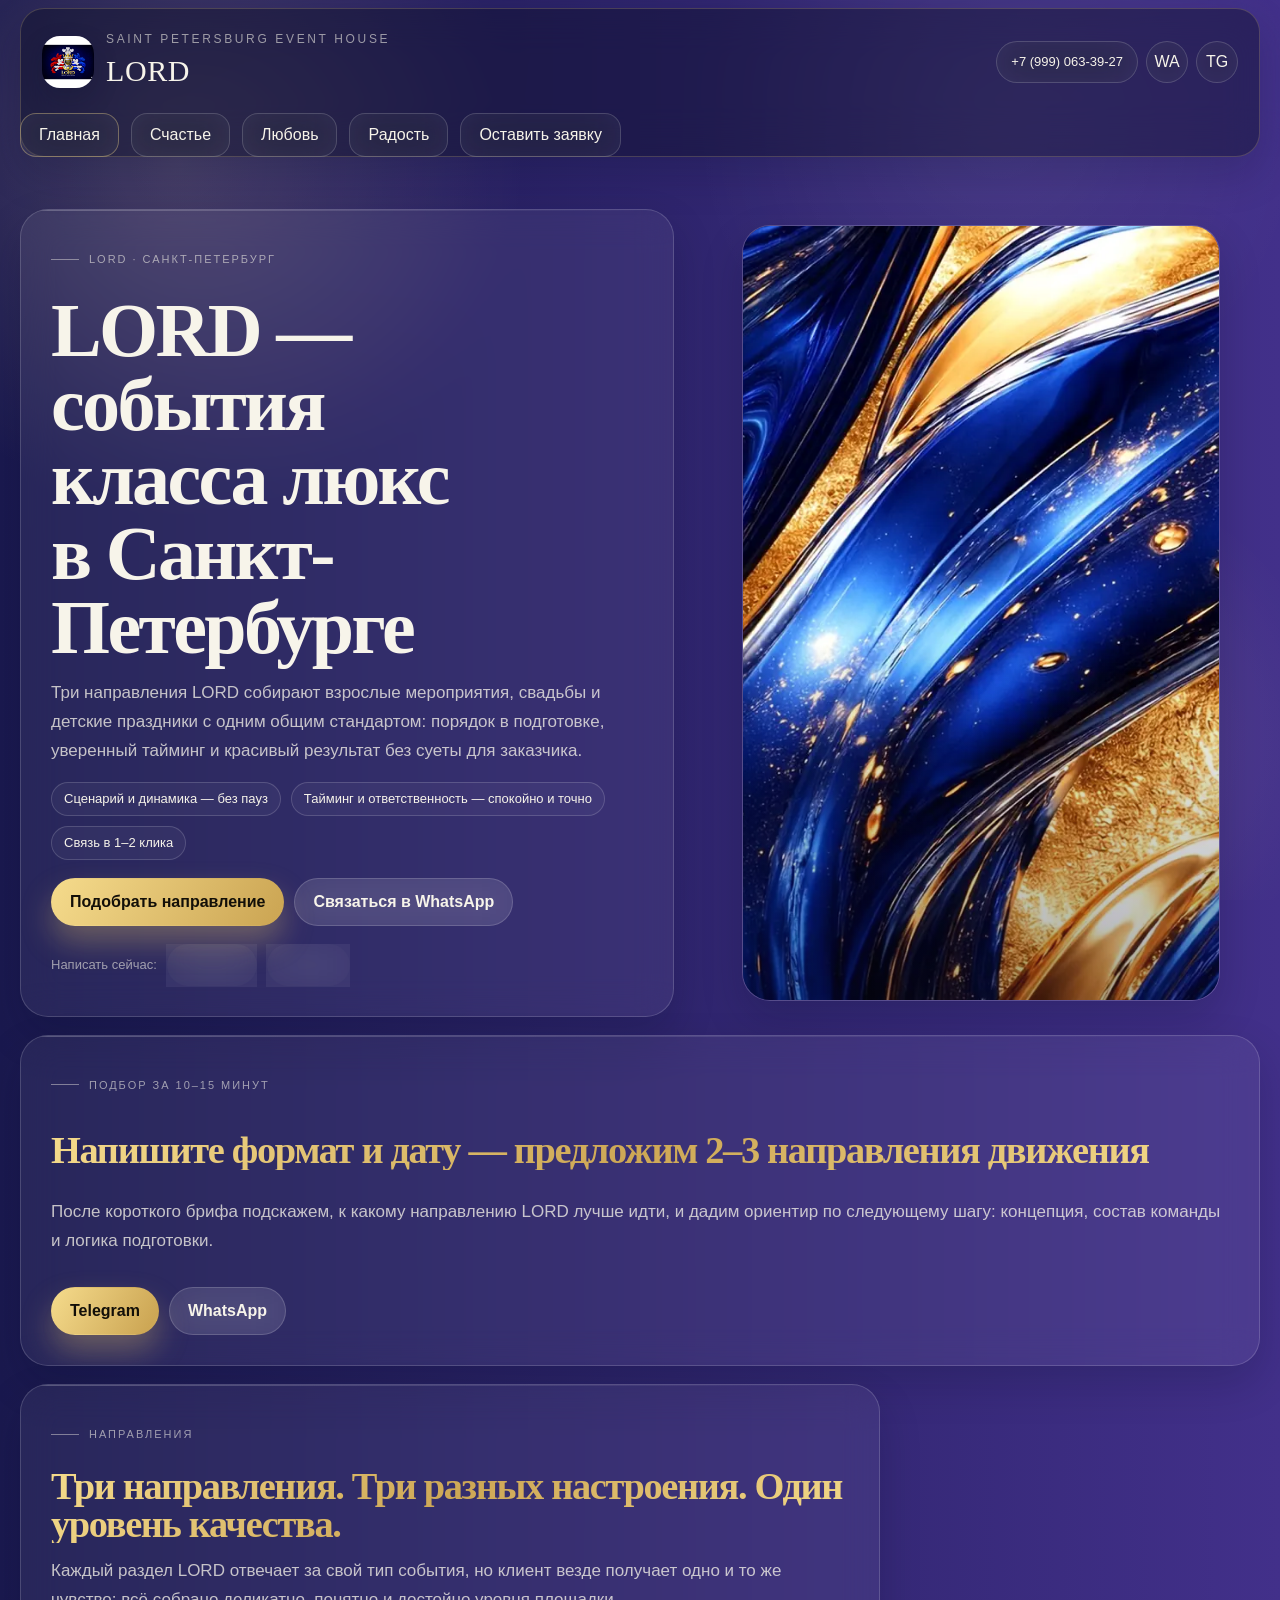
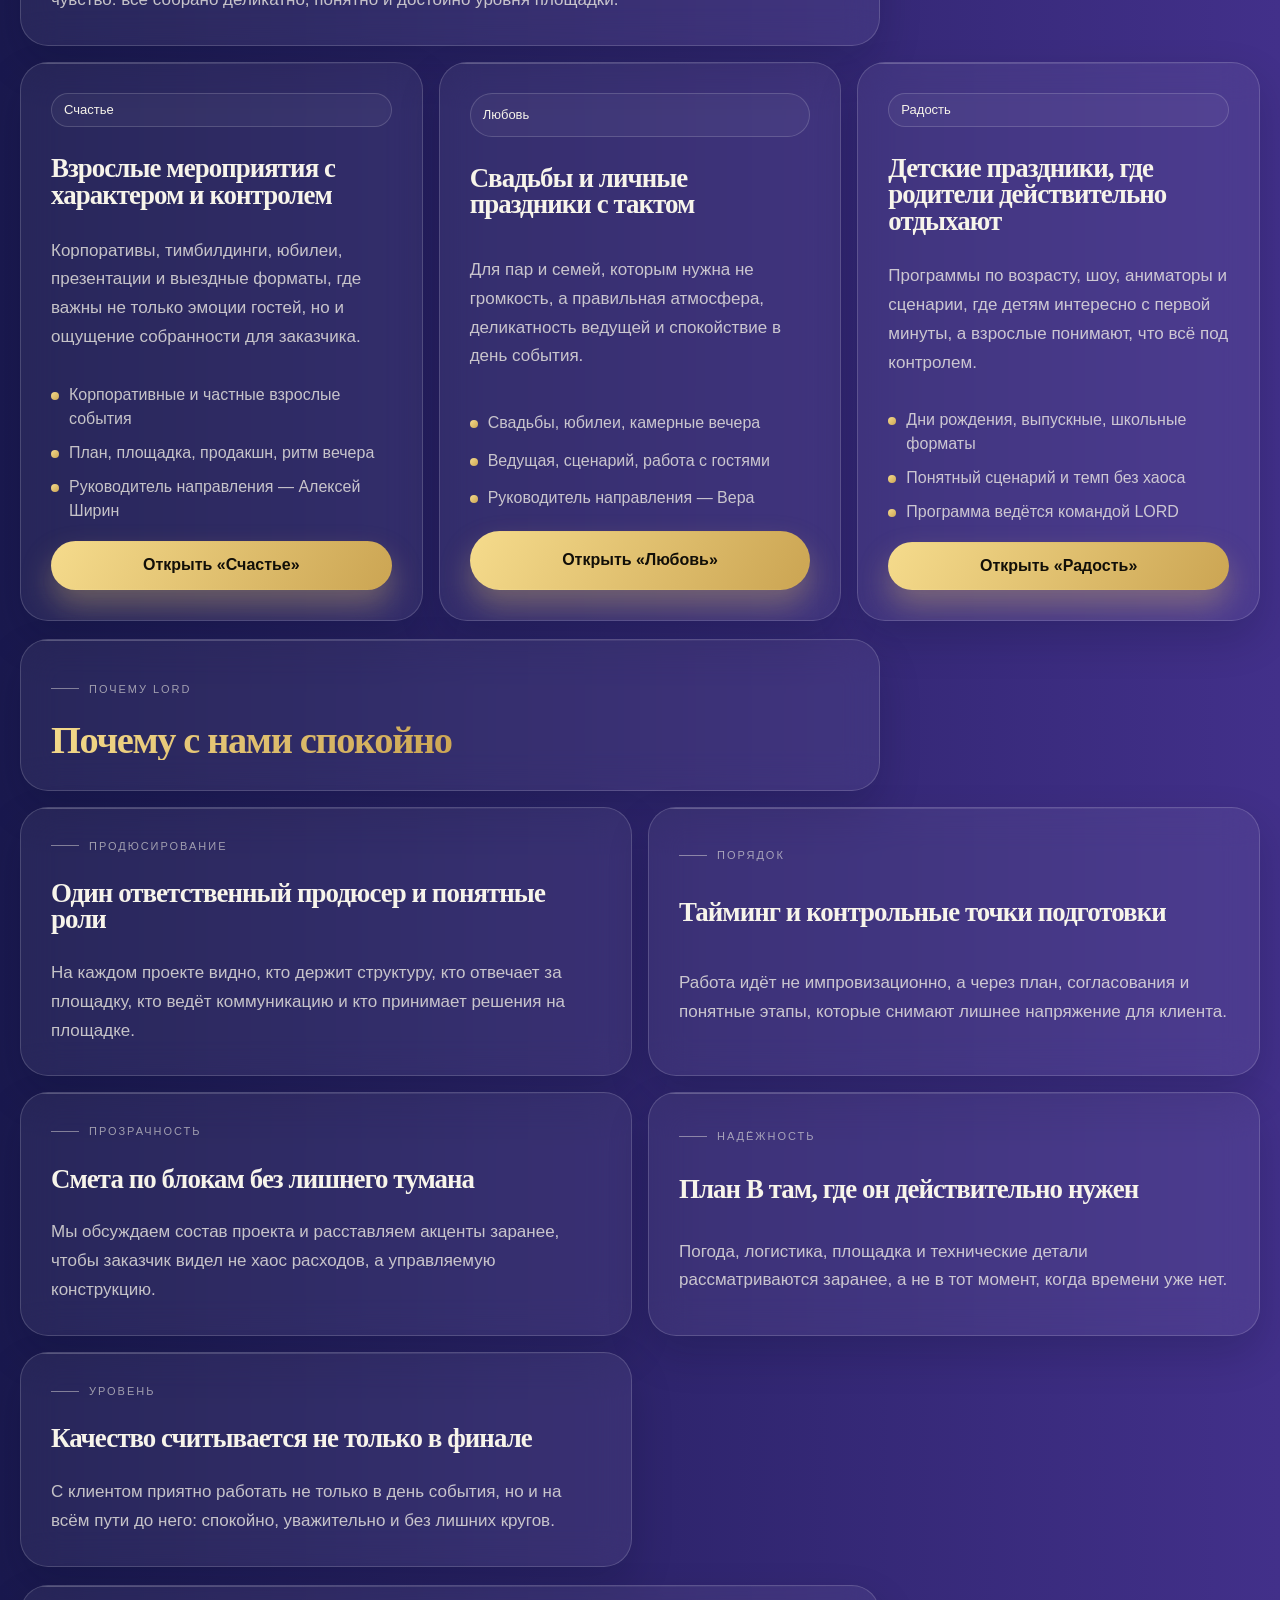
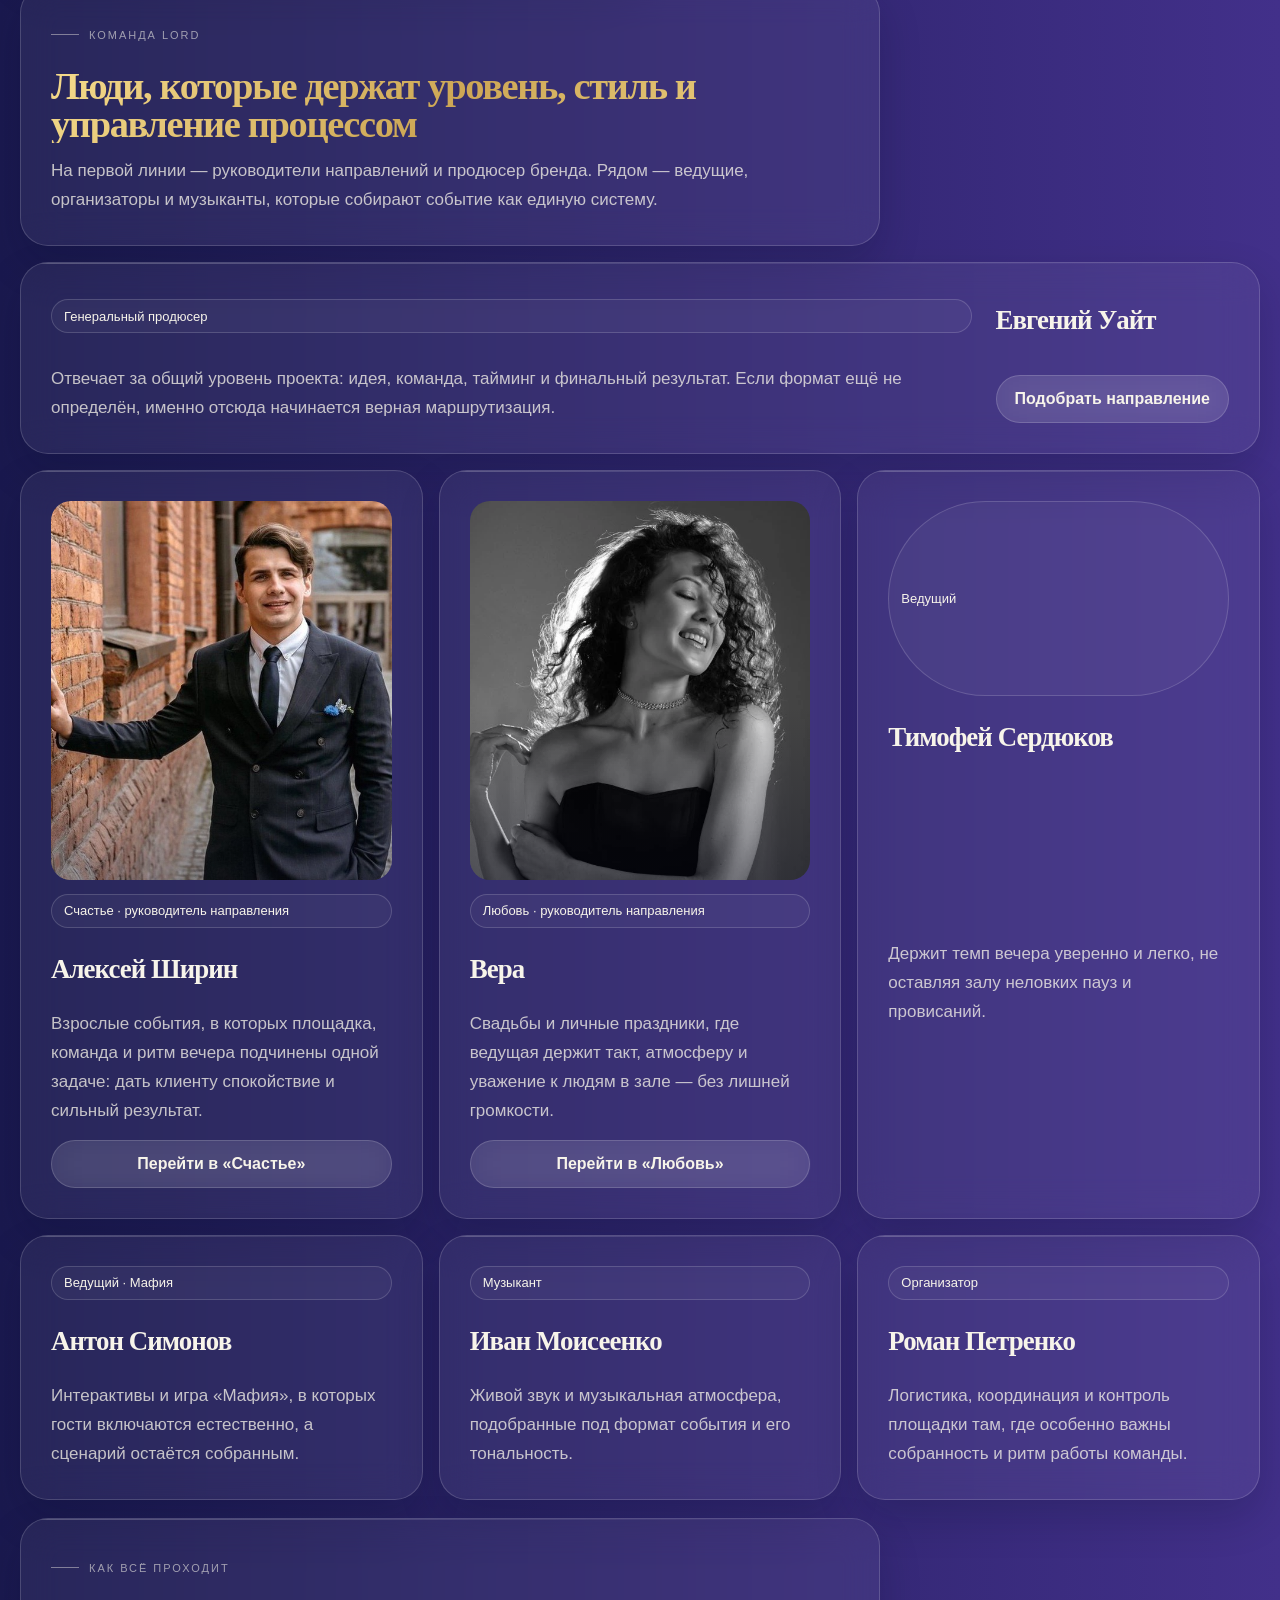
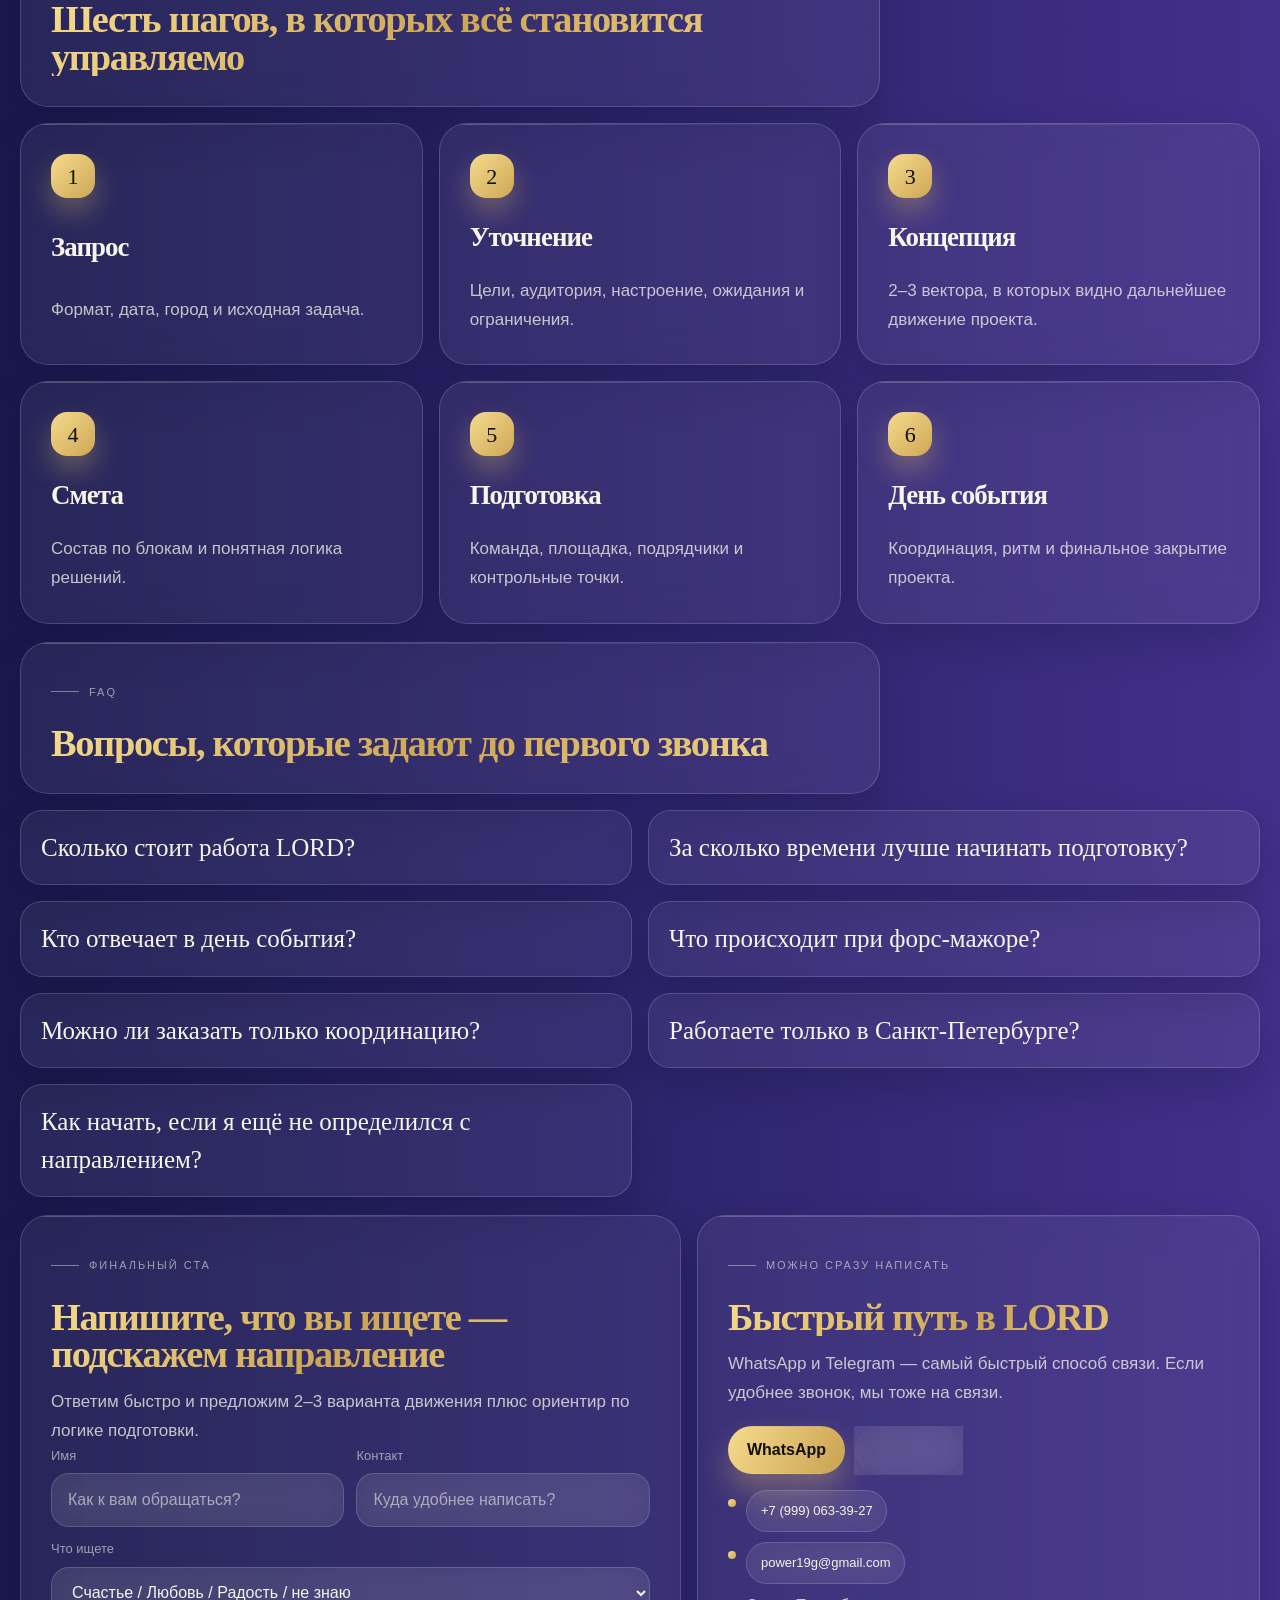
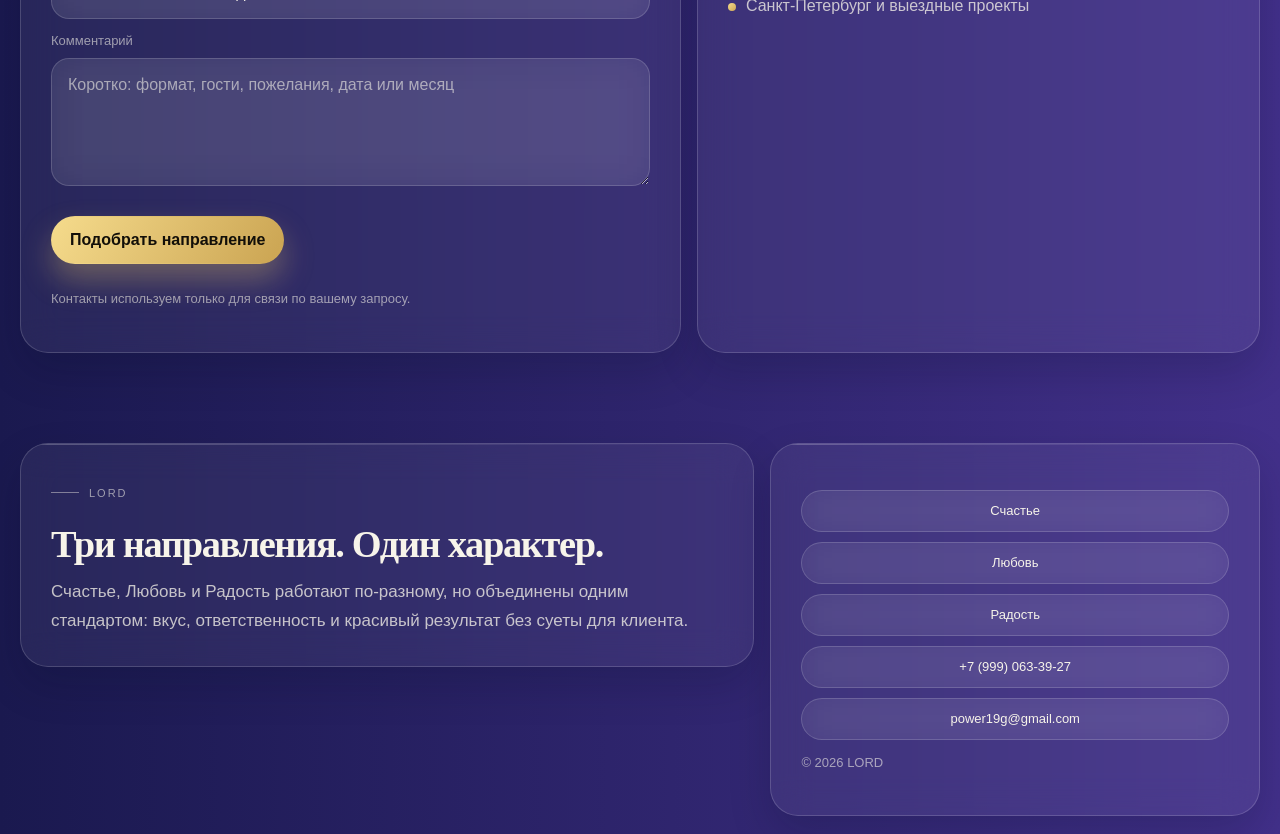
<file: mobile/versions/v1/index.html>
<!DOCTYPE html>
<html lang="ru">
<head>
  <meta charset="UTF-8" />
  <meta name="viewport" content="width=device-width, initial-scale=1, viewport-fit=cover" />
  <title>LORD — события класса люкс в Санкт-Петербурге</title>
  <meta name="description" content="LORD — взрослые мероприятия, свадьбы и детские праздники в Санкт-Петербурге. Спокойная подготовка, ясный тайминг и ощущение уровня на каждом этапе." />
  <link rel="canonical" href="https://lord-event.ru/" />
  <meta property="og:type" content="website" />
  <meta property="og:title" content="LORD — события класса люкс в Санкт-Петербурге" />
  <meta property="og:description" content="Три направления LORD: Счастье, Любовь и Радость. Вы выбираете атмосферу — мы берём на себя план, команду и контроль площадки." />
  <meta property="og:url" content="https://lord-event.ru/" />
  <meta property="og:image" content="https://lord-event.ru/assets/lord/hero-first-block-bg-final-mobile.webp" />
  <link rel="icon" type="image/png" sizes="16x16" href="/assets/lord/favicon-lord-final-2-16.png" />
  <link rel="icon" type="image/png" sizes="32x32" href="/assets/lord/favicon-lord-final-2-32.png" />
  <link rel="apple-touch-icon" href="/assets/lord/favicon-lord-final-2-192.png" />
  <link rel="preload" as="image" href="/assets/lord/hero-first-block-bg-final-mobile.webp" type="image/webp" fetchpriority="high" />
  <link rel="stylesheet" href="/assets/css/lord-rebuild-v1.css?v=lord-mobile-v3-02" />
  <script defer src="/assets/js/lord-rebuild-v1.js?v=lord-mobile-v3-01"></script>
  <script type="application/ld+json">
  {
    "@context": "https://schema.org",
    "@type": "EventVenue",
    "name": "LORD",
    "url": "https://lord-event.ru/",
    "image": "https://lord-event.ru/assets/lord/hero-first-block-bg-final-mobile.webp",
    "address": {
      "@type": "PostalAddress",
      "addressLocality": "Санкт-Петербург",
      "addressCountry": "RU"
    },
    "telephone": "+79990633927",
    "email": "power19g@gmail.com"
  }
  </script>
</head>
<body class="theme-lord" data-page="main">
  <div class="app-shell">
    <header class="app-header">
      <div class="container header-grid">
        <a class="brand" href="/" aria-label="LORD — главная">
          <img class="brand-mark" src="/assets/lord/favicon-lord-final-2-192.png" alt="LORD" width="44" height="44" loading="eager" decoding="async" />
          <span class="brand-copy">
            <span class="brand-kicker">Saint Petersburg Event House</span>
            <span class="brand-title">LORD</span>
          </span>
        </a>
        <div class="header-side">
          <div class="header-quick" aria-label="Быстрые контакты">
            <a class="contact-chip" href="tel:+79990633927">+7 (999) 063-39-27</a>
            <a class="icon-pill" href="https://wa.me/79990633927" target="_blank" rel="noreferrer" aria-label="WhatsApp">WA</a>
            <a class="icon-pill" href="https://t.me/Alex_Shirin" target="_blank" rel="noreferrer" aria-label="Telegram">TG</a>
          </div>
          <button class="menu-toggle" type="button" aria-expanded="false" aria-label="Меню">Меню</button>
        </div>
      </div>
      <nav class="app-nav" aria-label="Навигация">
        <ul>
          <li><a href="/" aria-current="page">Главная</a></li>
          <li><a href="/schastye/">Счастье</a></li>
          <li><a href="/love/">Любовь</a></li>
          <li><a href="/radost/">Радость</a></li>
          <li><a href="#lead-form">Оставить заявку</a></li>
        </ul>
      </nav>
    </header>

    <main class="main-content">
      <section class="hero">
        <div class="container hero-grid">
          <article class="hero-card reveal">
            <p class="hero-kicker">LORD · Санкт-Петербург</p>
            <h1 class="hero-title">LORD — события класса люкс в Санкт-Петербурге</h1>
            <p class="hero-subtitle">Три направления LORD собирают взрослые мероприятия, свадьбы и детские праздники с одним общим стандартом: порядок в подготовке, уверенный тайминг и красивый результат без суеты для заказчика.</p>
            <div class="tag-row">
              <span class="tag">Сценарий и динамика — без пауз</span>
              <span class="tag">Тайминг и ответственность — спокойно и точно</span>
              <span class="tag">Связь в 1–2 клика</span>
            </div>
            <div class="hero-actions">
              <a class="btn btn-primary" href="#lead-form">Подобрать направление</a>
              <a class="btn btn-secondary" href="https://wa.me/79990633927" target="_blank" rel="noreferrer">Связаться в WhatsApp</a>
            </div>
            <div class="hero-contact-row">
              <span>Написать сейчас:</span>
              <a class="inline-link" href="https://wa.me/79990633927" target="_blank" rel="noreferrer">WhatsApp</a>
              <a class="inline-link" href="https://t.me/Alex_Shirin" target="_blank" rel="noreferrer">Telegram</a>
            </div>
          </article>
          <figure class="hero-media reveal">
            <img src="/assets/lord/hero-first-block-bg-final-mobile.webp" alt="LORD — события класса люкс" width="1080" height="1440" sizes="100vw" loading="eager" decoding="async" fetchpriority="high" />
          </figure>
        </div>
      </section>

      <section class="section">
        <div class="container">
          <article class="section-card mini-offer reveal">
            <p class="section-kicker">Подбор за 10–15 минут</p>
            <h2 class="section-title">Напишите формат и дату — предложим 2–3 направления движения</h2>
            <p class="section-lead">После короткого брифа подскажем, к какому направлению LORD лучше идти, и дадим ориентир по следующему шагу: концепция, состав команды и логика подготовки.</p>
            <div class="inline-actions">
              <a class="btn btn-primary" href="https://t.me/Alex_Shirin" target="_blank" rel="noreferrer">Telegram</a>
              <a class="btn btn-secondary" href="https://wa.me/79990633927" target="_blank" rel="noreferrer">WhatsApp</a>
            </div>
          </article>
        </div>
      </section>

      <section class="section" id="directions">
        <div class="container section-stack">
          <article class="section-card reveal">
            <p class="section-kicker">Направления</p>
            <h2 class="section-title">Три направления. Три разных настроения. Один уровень качества.</h2>
            <p class="section-lead">Каждый раздел LORD отвечает за свой тип события, но клиент везде получает одно и то же чувство: всё собрано деликатно, понятно и достойно уровня площадки.</p>
          </article>
          <div class="card-grid three-up">
            <article class="direction-card reveal" data-card-link="/schastye/">
              <span class="badge">Счастье</span>
              <h3 class="card-title">Взрослые мероприятия с характером и контролем</h3>
              <p class="card-text">Корпоративы, тимбилдинги, юбилеи, презентации и выездные форматы, где важны не только эмоции гостей, но и ощущение собранности для заказчика.</p>
              <ul class="bullet-list">
                <li>Корпоративные и частные взрослые события</li>
                <li>План, площадка, продакшн, ритм вечера</li>
                <li>Руководитель направления — Алексей Ширин</li>
              </ul>
              <a class="btn btn-primary card-link" href="/schastye/">Открыть «Счастье»</a>
            </article>
            <article class="direction-card reveal" data-card-link="/love/">
              <span class="badge">Любовь</span>
              <h3 class="card-title">Свадьбы и личные праздники с тактом</h3>
              <p class="card-text">Для пар и семей, которым нужна не громкость, а правильная атмосфера, деликатность ведущей и спокойствие в день события.</p>
              <ul class="bullet-list">
                <li>Свадьбы, юбилеи, камерные вечера</li>
                <li>Ведущая, сценарий, работа с гостями</li>
                <li>Руководитель направления — Вера</li>
              </ul>
              <a class="btn btn-primary card-link" href="/love/">Открыть «Любовь»</a>
            </article>
            <article class="direction-card reveal" data-card-link="/radost/">
              <span class="badge">Радость</span>
              <h3 class="card-title">Детские праздники, где родители действительно отдыхают</h3>
              <p class="card-text">Программы по возрасту, шоу, аниматоры и сценарии, где детям интересно с первой минуты, а взрослые понимают, что всё под контролем.</p>
              <ul class="bullet-list">
                <li>Дни рождения, выпускные, школьные форматы</li>
                <li>Понятный сценарий и темп без хаоса</li>
                <li>Программа ведётся командой LORD</li>
              </ul>
              <a class="btn btn-primary card-link" href="/radost/">Открыть «Радость»</a>
            </article>
          </div>
        </div>
      </section>

      <section class="section">
        <div class="container section-stack">
          <article class="section-card reveal">
            <p class="section-kicker">Почему LORD</p>
            <h2 class="section-title">Почему с нами спокойно</h2>
          </article>
          <div class="card-grid">
            <article class="reason-card reveal">
              <span class="card-kicker">Продюсирование</span>
              <h3 class="card-title">Один ответственный продюсер и понятные роли</h3>
              <p class="card-text">На каждом проекте видно, кто держит структуру, кто отвечает за площадку, кто ведёт коммуникацию и кто принимает решения на площадке.</p>
            </article>
            <article class="reason-card reveal">
              <span class="card-kicker">Порядок</span>
              <h3 class="card-title">Тайминг и контрольные точки подготовки</h3>
              <p class="card-text">Работа идёт не импровизационно, а через план, согласования и понятные этапы, которые снимают лишнее напряжение для клиента.</p>
            </article>
            <article class="reason-card reveal">
              <span class="card-kicker">Прозрачность</span>
              <h3 class="card-title">Смета по блокам без лишнего тумана</h3>
              <p class="card-text">Мы обсуждаем состав проекта и расставляем акценты заранее, чтобы заказчик видел не хаос расходов, а управляемую конструкцию.</p>
            </article>
            <article class="reason-card reveal">
              <span class="card-kicker">Надёжность</span>
              <h3 class="card-title">План B там, где он действительно нужен</h3>
              <p class="card-text">Погода, логистика, площадка и технические детали рассматриваются заранее, а не в тот момент, когда времени уже нет.</p>
            </article>
            <article class="reason-card reveal">
              <span class="card-kicker">Уровень</span>
              <h3 class="card-title">Качество считывается не только в финале</h3>
              <p class="card-text">С клиентом приятно работать не только в день события, но и на всём пути до него: спокойно, уважительно и без лишних кругов.</p>
            </article>
          </div>
        </div>
      </section>

      <section class="section">
        <div class="container section-stack">
          <article class="section-card reveal">
            <p class="section-kicker">Команда LORD</p>
            <h2 class="section-title">Люди, которые держат уровень, стиль и управление процессом</h2>
            <p class="section-lead">На первой линии — руководители направлений и продюсер бренда. Рядом — ведущие, организаторы и музыканты, которые собирают событие как единую систему.</p>
          </article>
          <div class="people-grid">
            <article class="team-card reveal">
              <span class="badge">Генеральный продюсер</span>
              <h3 class="card-title">Евгений Уайт</h3>
              <p class="card-text">Отвечает за общий уровень проекта: идея, команда, тайминг и финальный результат. Если формат ещё не определён, именно отсюда начинается верная маршрутизация.</p>
              <div class="card-actions">
                <a class="btn btn-secondary" href="#lead-form">Подобрать направление</a>
              </div>
            </article>
            <article class="team-card reveal">
              <div class="person-photo-wrap"><img src="/assets/schastye/alexey-shirin.jpg" alt="Алексей Ширин" width="900" height="1100" loading="lazy" decoding="async" /></div>
              <span class="badge">Счастье · руководитель направления</span>
              <h3 class="card-title">Алексей Ширин</h3>
              <p class="card-text">Взрослые события, в которых площадка, команда и ритм вечера подчинены одной задаче: дать клиенту спокойствие и сильный результат.</p>
              <a class="btn btn-secondary" href="/schastye/">Перейти в «Счастье»</a>
            </article>
            <article class="team-card reveal">
              <div class="person-photo-wrap"><img src="/assets/love/vera-portrait-bw.webp" alt="Вера" width="900" height="1200" loading="lazy" decoding="async" /></div>
              <span class="badge">Любовь · руководитель направления</span>
              <h3 class="card-title">Вера</h3>
              <p class="card-text">Свадьбы и личные праздники, где ведущая держит такт, атмосферу и уважение к людям в зале — без лишней громкости.</p>
              <a class="btn btn-secondary" href="/love/">Перейти в «Любовь»</a>
            </article>
            <article class="team-card reveal">
              <span class="badge">Ведущий</span>
              <h3 class="card-title">Тимофей Сердюков</h3>
              <p class="card-text">Держит темп вечера уверенно и легко, не оставляя залу неловких пауз и провисаний.</p>
            </article>
            <article class="team-card reveal">
              <span class="badge">Ведущий · Мафия</span>
              <h3 class="card-title">Антон Симонов</h3>
              <p class="card-text">Интерактивы и игра «Мафия», в которых гости включаются естественно, а сценарий остаётся собранным.</p>
            </article>
            <article class="team-card reveal">
              <span class="badge">Музыкант</span>
              <h3 class="card-title">Иван Моисеенко</h3>
              <p class="card-text">Живой звук и музыкальная атмосфера, подобранные под формат события и его тональность.</p>
            </article>
            <article class="team-card reveal">
              <span class="badge">Организатор</span>
              <h3 class="card-title">Роман Петренко</h3>
              <p class="card-text">Логистика, координация и контроль площадки там, где особенно важны собранность и ритм работы команды.</p>
            </article>
          </div>
        </div>
      </section>

      <section class="section">
        <div class="container section-stack">
          <article class="section-card reveal">
            <p class="section-kicker">Как всё проходит</p>
            <h2 class="section-title">Шесть шагов, в которых всё становится управляемо</h2>
          </article>
          <div class="process-grid">
            <article class="process-card reveal"><span class="process-step">1</span><h3 class="card-title">Запрос</h3><p class="process-text">Формат, дата, город и исходная задача.</p></article>
            <article class="process-card reveal"><span class="process-step">2</span><h3 class="card-title">Уточнение</h3><p class="process-text">Цели, аудитория, настроение, ожидания и ограничения.</p></article>
            <article class="process-card reveal"><span class="process-step">3</span><h3 class="card-title">Концепция</h3><p class="process-text">2–3 вектора, в которых видно дальнейшее движение проекта.</p></article>
            <article class="process-card reveal"><span class="process-step">4</span><h3 class="card-title">Смета</h3><p class="process-text">Состав по блокам и понятная логика решений.</p></article>
            <article class="process-card reveal"><span class="process-step">5</span><h3 class="card-title">Подготовка</h3><p class="process-text">Команда, площадка, подрядчики и контрольные точки.</p></article>
            <article class="process-card reveal"><span class="process-step">6</span><h3 class="card-title">День события</h3><p class="process-text">Координация, ритм и финальное закрытие проекта.</p></article>
          </div>
        </div>
      </section>

      <section class="section">
        <div class="container section-stack">
          <article class="section-card reveal">
            <p class="section-kicker">FAQ</p>
            <h2 class="section-title">Вопросы, которые задают до первого звонка</h2>
          </article>
          <div class="faq-grid">
            <details class="faq-item reveal"><summary>Сколько стоит работа LORD?</summary><p>Стоимость зависит от формата, даты, масштаба, площадки и состава команды. После короткого брифа мы предлагаем ориентир по блокам, а не абстрактную цифру без контекста.</p></details>
            <details class="faq-item reveal"><summary>За сколько времени лучше начинать подготовку?</summary><p>Чем раньше начинается работа, тем шире выбор по площадке, команде и сценарным решениям. Но если сроки сжатые, мы всё равно подскажем реальный маршрут.</p></details>
            <details class="faq-item reveal"><summary>Кто отвечает в день события?</summary><p>У проекта всегда есть ответственный человек, который держит площадку, тайминг и коммуникацию с командой. Клиент не остаётся один на один с оперативными вопросами.</p></details>
            <details class="faq-item reveal"><summary>Что происходит при форс-мажоре?</summary><p>Риски просматриваются заранее. Если требуется план B, он закладывается до дня события, а не в момент, когда времени уже нет.</p></details>
            <details class="faq-item reveal"><summary>Можно ли заказать только координацию?</summary><p>Да, если проект уже частично собран. Мы подключаемся в том объёме, который действительно нужен и оправдан по задаче.</p></details>
            <details class="faq-item reveal"><summary>Работаете только в Санкт-Петербурге?</summary><p>Основная база — Санкт-Петербург. При необходимости выезжаем на площадки и в другие города в зависимости от формата проекта.</p></details>
            <details class="faq-item reveal"><summary>Как начать, если я ещё не определился с направлением?</summary><p>Оставьте общую заявку. Мы уточним задачу, предложим 2–3 маршрута и подскажем, к какому направлению LORD лучше идти дальше.</p></details>
          </div>
        </div>
      </section>

      <section class="section" id="lead-form">
        <div class="container contact-grid">
          <article class="form-card reveal">
            <p class="section-kicker">Финальный CTA</p>
            <h2 class="form-title">Напишите, что вы ищете — подскажем направление</h2>
            <p class="form-text">Ответим быстро и предложим 2–3 варианта движения плюс ориентир по логике подготовки.</p>
            <form class="lead-form" data-lead-form data-endpoint="/api/lead" novalidate>
              <input type="hidden" name="direction" value="main" />
              <div class="form-grid two">
                <div class="field">
                  <label for="main-name">Имя</label>
                  <input id="main-name" name="name" type="text" placeholder="Как к вам обращаться?" autocomplete="name" />
                </div>
                <div class="field">
                  <label for="main-contact">Контакт</label>
                  <input id="main-contact" name="contact" type="text" placeholder="Куда удобнее написать?" autocomplete="tel" />
                </div>
              </div>
              <div class="field">
                <label for="main-format">Что ищете</label>
                <select id="main-format" name="format">
                  <option value="">Счастье / Любовь / Радость / не знаю</option>
                  <option value="Счастье">Счастье</option>
                  <option value="Любовь">Любовь</option>
                  <option value="Радость">Радость</option>
                  <option value="Не уверен">Пока не уверен</option>
                </select>
              </div>
              <div class="field">
                <label for="main-message">Комментарий</label>
                <textarea id="main-message" name="message" placeholder="Коротко: формат, гости, пожелания, дата или месяц"></textarea>
              </div>
              <div class="form-actions">
                <button class="btn btn-primary" type="submit">Подобрать направление</button>
              </div>
              <p class="form-note">Контакты используем только для связи по вашему запросу.</p>
            </form>
          </article>
          <article class="contact-card reveal">
            <p class="section-kicker">Можно сразу написать</p>
            <h2 class="form-title">Быстрый путь в LORD</h2>
            <p class="form-text">WhatsApp и Telegram — самый быстрый способ связи. Если удобнее звонок, мы тоже на связи.</p>
            <div class="contact-actions">
              <a class="btn btn-primary" href="https://wa.me/79990633927" target="_blank" rel="noreferrer">WhatsApp</a>
              <a class="btn btn-secondary" href="https://t.me/Alex_Shirin" target="_blank" rel="noreferrer">Telegram</a>
            </div>
            <ul class="contact-list">
              <li><a class="contact-link" href="tel:+79990633927">+7 (999) 063-39-27</a></li>
              <li><a class="contact-link" href="mailto:power19g@gmail.com">power19g@gmail.com</a></li>
              <li><span>Санкт-Петербург и выездные проекты</span></li>
            </ul>
          </article>
        </div>
      </section>
    </main>

    <footer class="footer">
      <div class="container footer-grid">
        <article class="section-card reveal">
          <p class="section-kicker">LORD</p>
          <h2 class="footer-title">Три направления. Один характер.</h2>
          <p class="footer-text">Счастье, Любовь и Радость работают по-разному, но объединены одним стандартом: вкус, ответственность и красивый результат без суеты для клиента.</p>
        </article>
        <article class="section-card reveal">
          <div class="contact-list">
            <a class="contact-link" href="/schastye/">Счастье</a>
            <a class="contact-link" href="/love/">Любовь</a>
            <a class="contact-link" href="/radost/">Радость</a>
            <a class="contact-link" href="tel:+79990633927">+7 (999) 063-39-27</a>
            <a class="contact-link" href="mailto:power19g@gmail.com">power19g@gmail.com</a>
          </div>
          <p class="footer-note">© <span data-year></span> LORD</p>
        </article>
      </div>
    </footer>

    <div class="sticky-dock" aria-label="Быстрые действия">
      <div class="sticky-dock-grid">
        <a class="btn btn-primary" href="https://wa.me/79990633927" target="_blank" rel="noreferrer">WhatsApp</a>
        <a class="btn btn-secondary" href="https://t.me/Alex_Shirin" target="_blank" rel="noreferrer">Telegram</a>
        <a class="btn btn-secondary" href="tel:+79990633927">Позвонить</a>
      </div>
    </div>
  </div>
</body>
</html>
</file>
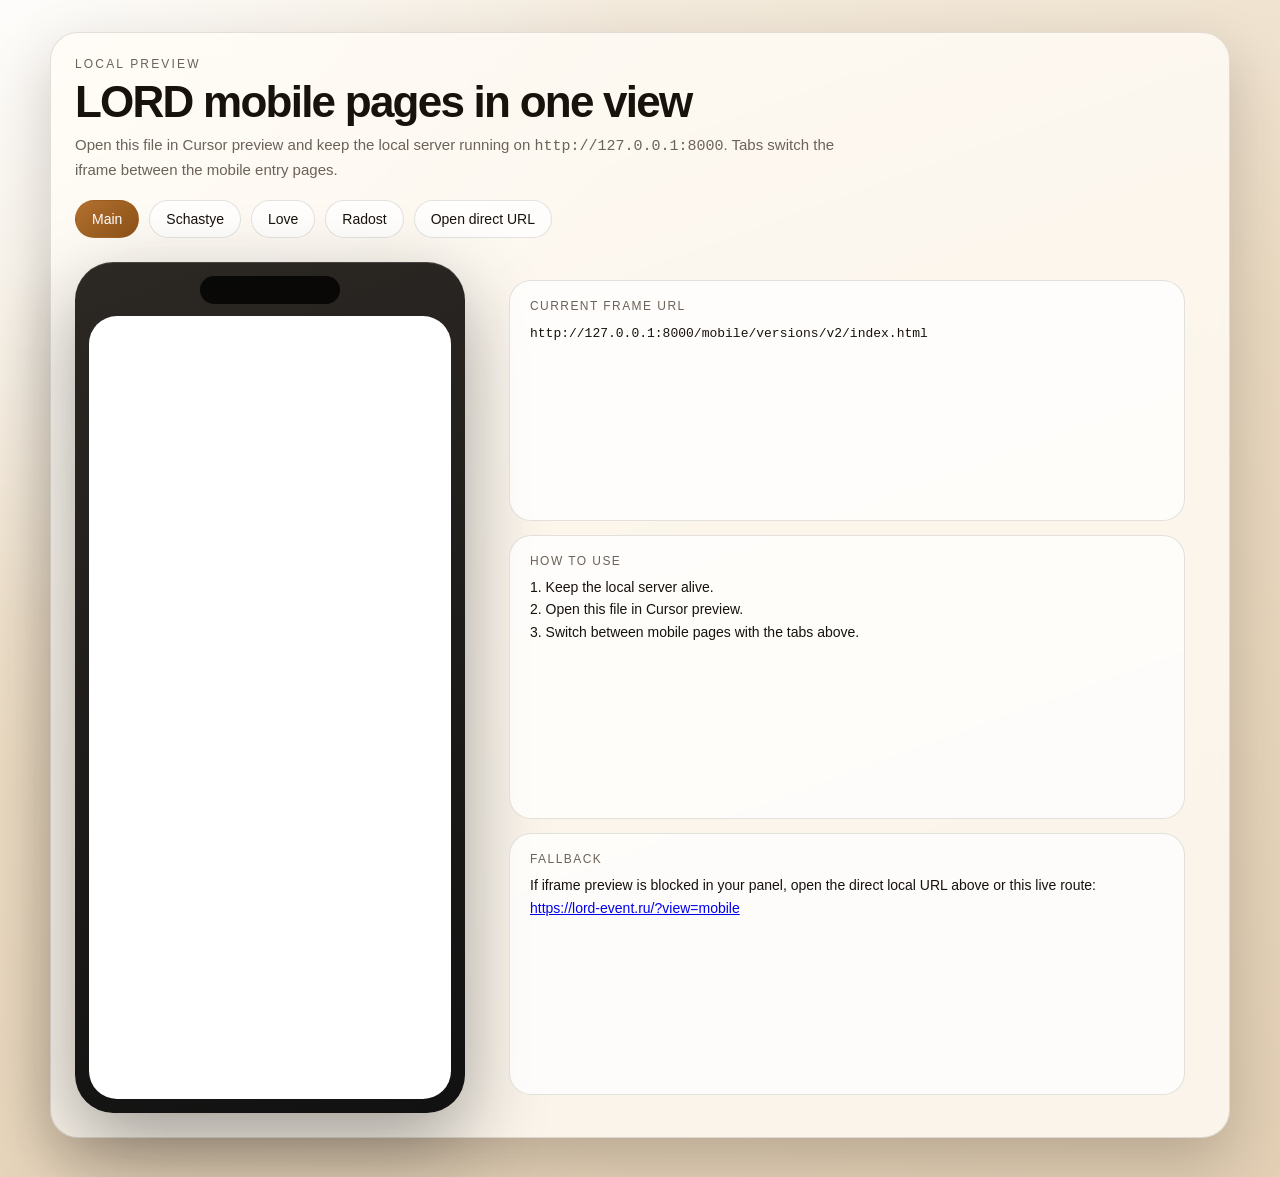
<file: output/mobile-preview.html>
<!DOCTYPE html>
<html lang="en">
<head>
  <meta charset="UTF-8" />
  <meta name="viewport" content="width=device-width, initial-scale=1" />
  <title>LORD Mobile Preview</title>
  <style>
    :root {
      color-scheme: light;
      --bg: #efe6d6;
      --panel: rgba(255, 252, 246, 0.82);
      --ink: #17120c;
      --muted: #6b6259;
      --line: rgba(23, 18, 12, 0.12);
      --accent: #b0702f;
      --accent-strong: #8f5318;
      --phone: #1d1a18;
      --shadow: 0 24px 60px rgba(31, 24, 18, 0.22);
    }

    * {
      box-sizing: border-box;
    }

    body {
      margin: 0;
      min-height: 100vh;
      font-family: "SF Pro Display", "Segoe UI", sans-serif;
      color: var(--ink);
      background:
        radial-gradient(circle at top left, rgba(255, 255, 255, 0.8), transparent 36%),
        linear-gradient(160deg, #f8f2e8 0%, #ead9c0 48%, #e2cfb4 100%);
    }

    .shell {
      width: min(1180px, calc(100% - 32px));
      margin: 0 auto;
      padding: 32px 0 40px;
      display: grid;
      gap: 24px;
    }

    .panel {
      background: var(--panel);
      border: 1px solid var(--line);
      border-radius: 28px;
      box-shadow: var(--shadow);
      backdrop-filter: blur(16px);
    }

    .topbar {
      padding: 24px 24px 18px;
      display: grid;
      gap: 10px;
    }

    .eyebrow {
      margin: 0;
      font-size: 12px;
      letter-spacing: 0.18em;
      text-transform: uppercase;
      color: var(--muted);
    }

    h1 {
      margin: 0;
      font-size: clamp(28px, 4vw, 44px);
      line-height: 0.96;
      letter-spacing: -0.04em;
    }

    .note {
      margin: 0;
      max-width: 760px;
      font-size: 15px;
      line-height: 1.55;
      color: var(--muted);
    }

    .controls {
      padding: 0 24px 24px;
      display: flex;
      flex-wrap: wrap;
      gap: 10px;
      align-items: center;
    }

    .tab,
    .link-chip {
      border: 1px solid var(--line);
      border-radius: 999px;
      padding: 10px 16px;
      background: rgba(255, 255, 255, 0.78);
      color: var(--ink);
      text-decoration: none;
      font: inherit;
      font-size: 14px;
      cursor: pointer;
      transition: transform 140ms ease, background 140ms ease, border-color 140ms ease;
    }

    .tab:hover,
    .tab:focus-visible,
    .link-chip:hover,
    .link-chip:focus-visible {
      transform: translateY(-1px);
      border-color: rgba(23, 18, 12, 0.24);
      outline: none;
    }

    .tab.is-active {
      background: linear-gradient(135deg, var(--accent), var(--accent-strong));
      border-color: transparent;
      color: #fff;
    }

    .stage {
      padding: 0 24px 24px;
      display: grid;
      grid-template-columns: minmax(300px, 390px) minmax(0, 1fr);
      gap: 24px;
      align-items: start;
    }

    .phone {
      padding: 14px;
      border-radius: 38px;
      background:
        linear-gradient(160deg, #2c2824 0%, #111 100%);
      box-shadow:
        inset 0 1px 0 rgba(255, 255, 255, 0.14),
        0 30px 80px rgba(17, 17, 17, 0.38);
    }

    .phone-head {
      width: 140px;
      height: 28px;
      margin: 0 auto 12px;
      border-radius: 18px;
      background: rgba(0, 0, 0, 0.78);
    }

    .phone-screen {
      aspect-ratio: 390 / 844;
      width: 100%;
      overflow: hidden;
      border-radius: 28px;
      background: #fff;
      border: 1px solid rgba(255, 255, 255, 0.1);
    }

    iframe {
      width: 100%;
      height: 100%;
      border: 0;
      display: block;
      background: #fff;
    }

    .meta {
      padding: 18px 20px;
      display: grid;
      gap: 14px;
      min-height: 100%;
    }

    .meta-card {
      padding: 18px 20px;
      border-radius: 22px;
      background: rgba(255, 255, 255, 0.76);
      border: 1px solid var(--line);
    }

    .meta-label {
      margin: 0 0 8px;
      font-size: 12px;
      letter-spacing: 0.12em;
      text-transform: uppercase;
      color: var(--muted);
    }

    .meta-value {
      margin: 0;
      font-size: 14px;
      line-height: 1.6;
      color: var(--ink);
      word-break: break-word;
    }

    .meta-value code {
      font-family: ui-monospace, "SFMono-Regular", monospace;
      font-size: 13px;
    }

    @media (max-width: 980px) {
      .stage {
        grid-template-columns: 1fr;
      }

      .phone {
        max-width: 390px;
        margin: 0 auto;
      }
    }
  </style>
</head>
<body>
  <main class="shell">
    <section class="panel">
      <div class="topbar">
        <p class="eyebrow">Local preview</p>
        <h1>LORD mobile pages in one view</h1>
        <p class="note">
          Open this file in Cursor preview and keep the local server running on
          <code>http://127.0.0.1:8000</code>. Tabs switch the iframe between the mobile entry pages.
        </p>
      </div>

      <div class="controls">
        <button class="tab is-active" type="button" data-src="http://127.0.0.1:8000/mobile/versions/v2/index.html">Main</button>
        <button class="tab" type="button" data-src="http://127.0.0.1:8000/mobile/versions/v1/schastye/index.html">Schastye</button>
        <button class="tab" type="button" data-src="http://127.0.0.1:8000/mobile/versions/v1/love/index.html">Love</button>
        <button class="tab" type="button" data-src="http://127.0.0.1:8000/mobile/versions/v1/radost/index.html">Radost</button>
        <a class="link-chip" href="http://127.0.0.1:8000/mobile/versions/v2/index.html" target="_blank" rel="noreferrer">Open direct URL</a>
      </div>

      <div class="stage">
        <div class="phone">
          <div class="phone-head" aria-hidden="true"></div>
          <div class="phone-screen">
            <iframe
              id="preview-frame"
              title="LORD mobile preview"
              src="http://127.0.0.1:8000/mobile/versions/v2/index.html"
              loading="eager"
            ></iframe>
          </div>
        </div>

        <aside class="meta">
          <section class="meta-card">
            <p class="meta-label">Current frame URL</p>
            <p class="meta-value"><code id="current-url">http://127.0.0.1:8000/mobile/versions/v2/index.html</code></p>
          </section>

          <section class="meta-card">
            <p class="meta-label">How to use</p>
            <p class="meta-value">
              1. Keep the local server alive.<br />
              2. Open this file in Cursor preview.<br />
              3. Switch between mobile pages with the tabs above.
            </p>
          </section>

          <section class="meta-card">
            <p class="meta-label">Fallback</p>
            <p class="meta-value">
              If iframe preview is blocked in your panel, open the direct local URL above or this live route:
              <a href="https://lord-event.ru/?view=mobile" target="_blank" rel="noreferrer">https://lord-event.ru/?view=mobile</a>
            </p>
          </section>
        </aside>
      </div>
    </section>
  </main>

  <script>
    const frame = document.getElementById("preview-frame");
    const currentUrl = document.getElementById("current-url");
    const tabs = Array.from(document.querySelectorAll(".tab"));

    const setActiveTab = (button) => {
      tabs.forEach((tab) => tab.classList.toggle("is-active", tab === button));
      const src = button.dataset.src;
      frame.src = src;
      currentUrl.textContent = src;
    };

    tabs.forEach((button) => {
      button.addEventListener("click", () => setActiveTab(button));
    });
  </script>
</body>
</html>
</file>
<file: assets/css/lord-rebuild-v1.css>
html {
  overflow-x: clip;
}

:root {
  color-scheme: dark;
  --font-display: "Iowan Old Style", "Palatino Linotype", "Book Antiqua", Georgia, serif;
  --font-body: "Avenir Next", "Segoe UI", "Trebuchet MS", sans-serif;
  --radius-sm: 16px;
  --radius-md: 22px;
  --radius-lg: 28px;
  --radius-pill: 999px;
  --shadow-soft: 0 18px 42px rgba(7, 10, 32, 0.18);
  --shadow-strong: 0 30px 70px rgba(5, 8, 26, 0.36);
  --glass-stroke: rgba(255, 255, 255, 0.16);
  --glass-fill: rgba(255, 255, 255, 0.08);
  --glass-fill-strong: rgba(255, 255, 255, 0.12);
  --glass-blur: 18px;
  --text-main: #f7f4ea;
  --text-soft: rgba(247, 244, 234, 0.76);
  --text-muted: rgba(247, 244, 234, 0.58);
  --surface: rgba(255, 255, 255, 0.06);
  --surface-strong: rgba(255, 255, 255, 0.1);
  --surface-muted: rgba(255, 255, 255, 0.04);
  --gold-1: #f5db8c;
  --gold-2: #cda755;
  --gold-3: #9b7431;
  --gold-shadow: rgba(230, 193, 106, 0.34);
  --line-soft: rgba(255, 255, 255, 0.12);
  --header-bg: rgba(10, 12, 34, 0.42);
  --header-border: rgba(247, 219, 140, 0.2);
  --button-text: #120f08;
  --max-width: 1240px;
}

* {
  box-sizing: border-box;
}

html {
  scroll-behavior: smooth;
}

body {
  margin: 0;
  min-height: 100vh;
  font-family: var(--font-body);
  color: var(--text-main);
  background: linear-gradient(90deg, var(--bg-left), var(--bg-right));
  line-height: 1.5;
  -webkit-font-smoothing: antialiased;
  text-rendering: optimizeLegibility;
}

body::before,
body::after {
  content: "";
  position: fixed;
  inset: 0;
  pointer-events: none;
  z-index: 0;
}

body::before {
  background:
    radial-gradient(circle at 14% 18%, rgba(255, 221, 148, 0.18), transparent 26%),
    radial-gradient(circle at 78% 14%, rgba(255, 255, 255, 0.08), transparent 24%),
    radial-gradient(circle at 84% 82%, rgba(255, 211, 117, 0.12), transparent 20%);
  mix-blend-mode: screen;
}

body::after {
  background-image:
    linear-gradient(rgba(255, 255, 255, 0.025) 1px, transparent 1px),
    linear-gradient(90deg, rgba(255, 255, 255, 0.025) 1px, transparent 1px);
  background-size: 30px 30px;
  opacity: 0.18;
  mask-image: linear-gradient(180deg, rgba(0, 0, 0, 0.55), transparent 100%);
}

body.theme-love {
  --bg-left: #f3eee5;
  --bg-right: #d7b6c2;
  --text-main: #291f21;
  --text-soft: rgba(41, 31, 33, 0.72);
  --text-muted: rgba(41, 31, 33, 0.52);
  --surface: rgba(255, 255, 255, 0.46);
  --surface-strong: rgba(255, 255, 255, 0.58);
  --surface-muted: rgba(255, 255, 255, 0.3);
  --glass-stroke: rgba(133, 93, 67, 0.18);
  --header-bg: rgba(248, 243, 237, 0.72);
  --header-border: rgba(198, 159, 91, 0.26);
  --button-text: #2a2014;
}

body.theme-schastye {
  --bg-left: #081d5f;
  --bg-right: #7f143f;
}

body.theme-radost {
  --bg-left: #0a7ed7;
  --bg-right: #f054b5;
}

body.theme-lord {
  --bg-left: #1a194f;
  --bg-right: #42308a;
}

body.theme-radost::after {
  background-image:
    linear-gradient(rgba(255, 255, 255, 0.045) 1px, transparent 1px),
    linear-gradient(90deg, rgba(255, 255, 255, 0.045) 1px, transparent 1px),
    radial-gradient(circle at 18% 24%, rgba(255, 219, 123, 0.18) 0 3px, transparent 3px),
    radial-gradient(circle at 71% 19%, rgba(255, 255, 255, 0.18) 0 2px, transparent 2px),
    radial-gradient(circle at 58% 73%, rgba(255, 219, 123, 0.16) 0 2px, transparent 2px);
  background-size: 34px 34px, 34px 34px, 180px 180px, 220px 220px, 240px 240px;
  opacity: 0.22;
}

body.theme-love::before {
  background:
    radial-gradient(circle at 18% 18%, rgba(255, 255, 255, 0.75), transparent 24%),
    radial-gradient(circle at 82% 12%, rgba(244, 215, 169, 0.34), transparent 18%),
    radial-gradient(circle at 78% 84%, rgba(226, 177, 194, 0.38), transparent 24%);
}

body.theme-love::after {
  background-image: none;
  opacity: 0.12;
}

img {
  display: block;
  max-width: 100%;
}

a {
  color: inherit;
  text-decoration: none;
}

button,
input,
textarea,
select {
  font: inherit;
}

button {
  border: 0;
  cursor: pointer;
}

.app-shell {
  position: relative;
  z-index: 1;
  min-height: 100vh;
}

.container {
  width: min(calc(100% - 32px), var(--max-width));
  margin: 0 auto;
}

.app-header {
  position: sticky;
  top: 0;
  z-index: 50;
  padding: 12px 0 8px;
  backdrop-filter: blur(24px);
}

.app-header::before {
  content: "";
  position: absolute;
  inset: 8px 12px 0;
  border-radius: 24px;
  background: var(--header-bg);
  border: 1px solid var(--header-border);
  box-shadow: var(--shadow-soft);
}

.header-grid {
  position: relative;
  display: grid;
  grid-template-columns: 1fr auto;
  gap: 12px;
  align-items: center;
  min-height: 68px;
  padding: 10px 16px 12px;
}

.brand {
  display: inline-flex;
  align-items: center;
  gap: 12px;
  min-width: 0;
}

.brand-mark {
  width: 44px;
  height: 44px;
  border-radius: 14px;
  object-fit: cover;
  box-shadow: 0 10px 24px rgba(13, 17, 48, 0.24);
}

.brand-copy {
  min-width: 0;
}

.brand-kicker {
  display: block;
  font-size: 11px;
  letter-spacing: 0.18em;
  text-transform: uppercase;
  color: var(--text-muted);
}

.brand-title {
  display: block;
  font-family: var(--font-display);
  font-size: 24px;
  letter-spacing: 0.02em;
}

.header-side {
  display: flex;
  align-items: center;
  gap: 8px;
}

.header-quick {
  display: none;
}

.icon-pill,
.contact-chip,
.inline-link,
.contact-link {
  display: inline-flex;
  align-items: center;
  justify-content: center;
  gap: 8px;
  min-height: 42px;
  padding: 0 14px;
  border-radius: var(--radius-pill);
  border: 1px solid var(--glass-stroke);
  background: var(--surface);
  backdrop-filter: blur(var(--glass-blur));
  color: var(--text-main);
}

.icon-pill {
  min-width: 42px;
  padding: 0;
}

.menu-toggle {
  width: 46px;
  height: 46px;
  border-radius: 16px;
  border: 1px solid var(--glass-stroke);
  background: var(--surface);
  backdrop-filter: blur(var(--glass-blur));
  color: var(--text-main);
}

.app-nav {
  position: fixed;
  inset: 92px 16px auto;
  z-index: 45;
  padding: 18px;
  border-radius: 24px;
  border: 1px solid var(--glass-stroke);
  background: rgba(9, 12, 34, 0.84);
  backdrop-filter: blur(24px);
  box-shadow: var(--shadow-strong);
  opacity: 0;
  visibility: hidden;
  transform: translateY(-8px);
  transition: opacity 180ms ease, transform 180ms ease, visibility 180ms ease;
}

body.theme-love .app-nav {
  background: rgba(248, 242, 236, 0.92);
}

body.nav-open .app-nav {
  opacity: 1;
  visibility: visible;
  transform: translateY(0);
}

.app-nav ul {
  margin: 0;
  padding: 0;
  list-style: none;
  display: grid;
  gap: 10px;
}

.app-nav a {
  display: flex;
  align-items: center;
  min-height: 48px;
  padding: 0 14px;
  border-radius: 16px;
  background: rgba(255, 255, 255, 0.06);
}

body.theme-love .app-nav a {
  background: rgba(43, 30, 32, 0.06);
}

.app-nav a[aria-current="page"] {
  border: 1px solid rgba(245, 219, 140, 0.36);
}

.main-content {
  padding: 20px 0 calc(80px + env(safe-area-inset-bottom));
}

.hero,
.section,
.footer {
  position: relative;
  padding: 12px 0 0;
}

.hero-grid,
.section-stack,
.two-up,
.three-up,
.faq-grid,
.people-grid,
.stats-grid,
.contact-grid,
.process-grid,
.package-grid,
.card-grid,
.case-grid,
.timeline,
.form-grid {
  display: grid;
  gap: 16px;
}

.hero-grid {
  gap: 18px;
}

.glass-card,
.hero-card,
.hero-media,
.section-card,
.direction-card,
.reason-card,
.team-card,
.story-card,
.quote-card,
.package-card,
.process-card,
.case-card,
.faq-card,
.form-card,
.contact-card,
.mini-card,
.kpi-card,
.timeline-card,
.profile-card {
  position: relative;
  overflow: hidden;
  border-radius: var(--radius-lg);
  border: 1px solid var(--glass-stroke);
  background: var(--surface);
  box-shadow: var(--shadow-soft);
  backdrop-filter: blur(var(--glass-blur));
}

.hero-card,
.section-card,
.direction-card,
.reason-card,
.team-card,
.story-card,
.quote-card,
.package-card,
.process-card,
.case-card,
.faq-card,
.form-card,
.contact-card,
.mini-card,
.kpi-card,
.timeline-card,
.profile-card {
  padding: 20px;
}

.hero-card::before,
.section-card::before,
.direction-card::before,
.reason-card::before,
.team-card::before,
.story-card::before,
.quote-card::before,
.package-card::before,
.process-card::before,
.case-card::before,
.faq-card::before,
.form-card::before,
.contact-card::before,
.mini-card::before,
.kpi-card::before,
.timeline-card::before,
.profile-card::before {
  content: "";
  position: absolute;
  inset: 0 0 auto;
  height: 1px;
  background: linear-gradient(90deg, rgba(255, 255, 255, 0.48), rgba(255, 255, 255, 0));
  opacity: 0.5;
}

.hero-kicker,
.section-kicker,
.card-kicker,
.meta-kicker {
  display: inline-flex;
  align-items: center;
  gap: 10px;
  font-size: 11px;
  letter-spacing: 0.18em;
  text-transform: uppercase;
  color: var(--text-muted);
}

.hero-kicker::before,
.section-kicker::before,
.card-kicker::before,
.meta-kicker::before {
  content: "";
  width: 28px;
  height: 1px;
  background: currentColor;
  opacity: 0.75;
}

.hero-title,
.section-title,
.card-title,
.form-title,
.footer-title {
  margin: 14px 0 0;
  font-family: var(--font-display);
  line-height: 0.98;
  letter-spacing: -0.035em;
}

.hero-title {
  font-size: clamp(38px, 13vw, 72px);
}

.section-title,
.form-title,
.footer-title {
  font-size: clamp(30px, 8.3vw, 48px);
}

.card-title {
  font-size: clamp(26px, 7vw, 40px);
}

.hero-subtitle,
.section-lead,
.card-text,
.form-text,
.footer-text,
.quote-text,
.timeline-text,
.process-text,
.case-text {
  margin: 14px 0 0;
  color: var(--text-soft);
}

.hero-media {
  min-height: 320px;
  padding: 0;
  background: rgba(255, 255, 255, 0.02);
}

.hero-media img,
.case-image,
.person-photo,
.profile-photo,
.story-image {
  width: 100%;
  height: 100%;
  object-fit: cover;
}

.hero-media img {
  min-height: 320px;
}

.hero-media::after,
.person-photo-wrap::after {
  content: "";
  position: absolute;
  inset: auto 0 0;
  height: 46%;
  background: linear-gradient(180deg, rgba(8, 10, 28, 0) 0%, rgba(8, 10, 28, 0.34) 100%);
  pointer-events: none;
}

body.theme-love .hero-media::after,
body.theme-love .person-photo-wrap::after {
  background: linear-gradient(180deg, rgba(255, 255, 255, 0) 0%, rgba(86, 59, 66, 0.12) 100%);
}

.hero-actions,
.inline-actions,
.contact-actions,
.quick-actions,
.sticky-actions,
.form-actions,
.hero-contact-row,
.card-actions {
  display: flex;
  flex-wrap: wrap;
  gap: 10px;
  margin-top: 18px;
}

.hero-contact-row {
  align-items: center;
}

.hero-contact-row span,
.form-note,
.footer-note,
.contact-note {
  font-size: 13px;
  color: var(--text-muted);
}

.btn {
  position: relative;
  display: inline-flex;
  align-items: center;
  justify-content: center;
  gap: 8px;
  min-height: 48px;
  padding: 0 18px;
  border-radius: var(--radius-pill);
  border: 1px solid transparent;
  font-weight: 600;
  transition: transform 180ms ease, box-shadow 180ms ease, border-color 180ms ease, background 180ms ease;
}

.btn:active {
  transform: scale(0.985);
}

.btn-primary {
  color: var(--button-text);
  background: linear-gradient(120deg, var(--gold-1), var(--gold-2), var(--gold-1));
  background-size: 200% 100%;
  box-shadow: 0 16px 30px var(--gold-shadow);
  animation: gold-shimmer 4.2s linear infinite;
}

.btn-secondary {
  color: var(--text-main);
  background: var(--surface-strong);
  border-color: var(--glass-stroke);
  backdrop-filter: blur(var(--glass-blur));
}

body.theme-love .btn-secondary {
  color: #2b2022;
}

.contact-chip,
.inline-link,
.contact-link,
.tag,
.badge {
  font-size: 13px;
}

.tag-row,
.badge-row,
.meta-row,
.kpi-row {
  display: flex;
  flex-wrap: wrap;
  gap: 10px;
  margin-top: 16px;
}

.tag,
.badge {
  display: inline-flex;
  align-items: center;
  min-height: 34px;
  padding: 0 12px;
  border-radius: var(--radius-pill);
  border: 1px solid var(--glass-stroke);
  background: var(--surface-muted);
  color: var(--text-main);
}

.number-list,
.bullet-list,
.check-list,
.contact-list,
.package-list,
.team-list {
  margin: 16px 0 0;
  padding: 0;
  list-style: none;
  display: grid;
  gap: 10px;
}

.number-list li,
.bullet-list li,
.check-list li,
.contact-list li,
.package-list li,
.team-list li {
  position: relative;
  padding-left: 18px;
  color: var(--text-soft);
}

.number-list li::before,
.bullet-list li::before,
.check-list li::before,
.contact-list li::before,
.package-list li::before,
.team-list li::before {
  content: "";
  position: absolute;
  top: 9px;
  left: 0;
  width: 8px;
  height: 8px;
  border-radius: 999px;
  background: linear-gradient(135deg, var(--gold-1), var(--gold-2));
}

.direction-card {
  display: grid;
  gap: 14px;
}

.direction-card[data-card-link] {
  cursor: pointer;
}

.card-link {
  margin-top: 4px;
}

.people-grid .team-card {
  display: grid;
  gap: 14px;
}

.person-photo-wrap,
.case-photo-wrap,
.story-photo-wrap {
  position: relative;
  overflow: hidden;
  border-radius: 20px;
  min-height: 240px;
  background: rgba(255, 255, 255, 0.08);
}

.person-photo-wrap img,
.case-photo-wrap img,
.story-photo-wrap img {
  width: 100%;
  height: 100%;
  object-fit: cover;
}

.person-photo-wrap img {
  aspect-ratio: 0.9 / 1;
}

.story-photo-wrap img {
  aspect-ratio: 4 / 3;
}

.kpi-card {
  display: grid;
  gap: 8px;
}

.kpi-value {
  font-family: var(--font-display);
  font-size: clamp(34px, 10vw, 56px);
  line-height: 0.9;
}

.kpi-label {
  color: var(--text-soft);
}

.mini-offer {
  display: grid;
  gap: 14px;
}

.package-card .meta-row,
.process-card .meta-row,
.case-card .meta-row,
.timeline-card .meta-row,
.team-card .meta-row {
  margin-top: 10px;
}

.case-grid,
.card-grid,
.people-grid {
  grid-template-columns: 1fr;
}

.case-card,
.story-card,
.package-card,
.process-card,
.reason-card,
.team-card,
.timeline-card {
  display: grid;
  gap: 12px;
}

.case-image,
.story-image,
.profile-photo {
  border-radius: 18px;
  aspect-ratio: 4 / 5;
}

.timeline {
  gap: 12px;
}

.timeline-card {
  border-left: 1px solid rgba(245, 219, 140, 0.24);
}

.process-step {
  width: 44px;
  height: 44px;
  border-radius: 16px;
  display: inline-flex;
  align-items: center;
  justify-content: center;
  font-family: var(--font-display);
  font-size: 22px;
  color: var(--button-text);
  background: linear-gradient(135deg, var(--gold-1), var(--gold-2));
  box-shadow: 0 14px 28px var(--gold-shadow);
}

.faq-item {
  margin: 0;
  border-radius: 22px;
  border: 1px solid var(--glass-stroke);
  background: var(--surface);
  overflow: hidden;
  box-shadow: var(--shadow-soft);
}

.faq-item summary {
  list-style: none;
  cursor: pointer;
  padding: 18px 20px;
  font-family: var(--font-display);
  font-size: 25px;
}

.faq-item summary::-webkit-details-marker {
  display: none;
}

.faq-item p {
  margin: 0;
  padding: 0 20px 20px;
  color: var(--text-soft);
}

.form-card {
  gap: 14px;
}

.lead-form,
.form-grid {
  display: grid;
  gap: 12px;
}

.form-grid.two {
  grid-template-columns: 1fr;
}

.field {
  display: grid;
  gap: 8px;
}

.field label {
  font-size: 13px;
  color: var(--text-muted);
}

.field input,
.field textarea,
.field select {
  width: 100%;
  min-height: 52px;
  padding: 14px 16px;
  border-radius: 18px;
  border: 1px solid var(--glass-stroke);
  background: rgba(255, 255, 255, 0.08);
  color: var(--text-main);
  backdrop-filter: blur(var(--glass-blur));
}

.field textarea {
  min-height: 128px;
  resize: vertical;
}

body.theme-love .field input,
body.theme-love .field textarea,
body.theme-love .field select {
  background: rgba(255, 255, 255, 0.44);
  color: #2c1f21;
}

.field input::placeholder,
.field textarea::placeholder {
  color: var(--text-muted);
}

.form-status {
  font-size: 14px;
  color: var(--text-soft);
}

.form-status.is-error {
  color: #ffd9d2;
}

.footer {
  padding-bottom: 18px;
}

.footer-grid {
  display: grid;
  gap: 16px;
}

.sticky-dock {
  position: fixed;
  left: 12px;
  right: 12px;
  bottom: calc(10px + env(safe-area-inset-bottom));
  z-index: 60;
  display: grid;
  gap: 10px;
  padding: 10px;
  border-radius: 24px;
  border: 1px solid var(--glass-stroke);
  background: rgba(9, 12, 34, 0.74);
  box-shadow: var(--shadow-strong);
  backdrop-filter: blur(26px);
}

body.theme-love .sticky-dock {
  background: rgba(246, 239, 233, 0.84);
}

.sticky-dock .btn {
  min-height: 46px;
}

.sticky-dock-grid {
  display: grid;
  grid-template-columns: 1fr 1fr auto;
  gap: 8px;
}

.reveal {
  opacity: 0;
  transform: translateY(10px);
  transition: opacity 220ms ease, transform 220ms ease;
}

body.is-ready .reveal {
  opacity: 1;
  transform: translateY(0);
}

.no-scroll {
  overflow: hidden;
}

@keyframes gold-shimmer {
  0% { background-position: 200% 50%; }
  100% { background-position: -10% 50%; }
}

.section-title,
.form-title {
  background-image: linear-gradient(135deg, var(--gold-1), var(--gold-2), var(--gold-1));
  -webkit-background-clip: text;
  -webkit-text-fill-color: transparent;
  background-clip: text;
}

.lead-form .btn,
.form-actions .btn {
  max-width: 100%;
  width: 100%;
}

.section-card,
.direction-card,
.reason-card,
.kpi-card,
.package-card {
  text-align: center;
}

.card-actions,
.hero-actions,
.inline-actions {
  justify-content: center;
}

#lead-form {
  padding-bottom: 0;
}

.team-more {
  margin-top: 8px;
}

.team-more summary {
  cursor: pointer;
  color: var(--gold-1);
  font-size: 14px;
  font-weight: 600;
  list-style: none;
}

.team-more summary::-webkit-details-marker {
  display: none;
}

.team-more[open] summary {
  margin-bottom: 8px;
}

@media (min-width: 720px) {
  .header-grid {
    grid-template-columns: minmax(0, 1fr) auto;
  }

  .header-quick {
    display: flex;
    align-items: center;
    gap: 8px;
  }

  .hero-grid,
  .two-up,
  .contact-grid,
  .form-grid.two,
  .case-grid,
  .card-grid,
  .package-grid,
  .people-grid,
  .process-grid,
  .stats-grid {
    grid-template-columns: repeat(2, minmax(0, 1fr));
  }

  .hero-grid {
    align-items: stretch;
  }

  .three-up {
    grid-template-columns: repeat(3, minmax(0, 1fr));
  }

  .footer-grid {
    grid-template-columns: 1.2fr 1fr;
  }
}

@media (min-width: 960px) {
  .app-header {
    padding: 18px 0 0;
  }

  .app-header::before {
    inset-inline: max(16px, calc((100vw - var(--max-width)) / 2));
  }

  .header-grid {
    min-height: 82px;
    padding: 12px 22px 10px;
  }

  .brand-mark {
    width: 52px;
    height: 52px;
    border-radius: 18px;
  }

  .brand-kicker {
    font-size: 12px;
    letter-spacing: 0.22em;
  }

  .brand-title {
    font-size: 30px;
  }

  .menu-toggle {
    display: none;
  }

  .app-nav {
    position: static;
    inset: auto;
    width: min(calc(100% - 32px), var(--max-width));
    margin: 10px auto 0;
    padding: 0;
    border: 0;
    background: transparent;
    box-shadow: none;
    backdrop-filter: none;
    opacity: 1;
    visibility: visible;
    transform: none;
  }

  .app-nav ul {
    grid-auto-flow: column;
    justify-content: start;
    gap: 12px;
  }

  .app-nav a {
    min-height: 44px;
    padding: 0 18px;
    border: 1px solid var(--glass-stroke);
    background: var(--surface);
    backdrop-filter: blur(var(--glass-blur));
  }

  .main-content {
    padding: 34px 0 72px;
  }

  .hero,
  .section,
  .footer {
    padding-top: 18px;
  }

  .hero-grid {
    grid-template-columns: 1.05fr 0.95fr;
    gap: 24px;
  }

  .hero-media,
  .hero-media img {
    min-height: 100%;
  }

  .hero-media {
    min-height: 620px;
  }

  .hero-media img {
    aspect-ratio: 5 / 6;
  }

  .hero-card,
  .section-card,
  .direction-card,
  .reason-card,
  .team-card,
  .story-card,
  .quote-card,
  .package-card,
  .process-card,
  .case-card,
  .faq-card,
  .form-card,
  .contact-card,
  .mini-card,
  .kpi-card,
  .timeline-card,
  .profile-card {
    padding: 26px;
  }

  .hero-title {
    font-size: clamp(68px, 6vw, 104px);
    max-width: 11ch;
  }

  .section-title,
  .form-title,
  .footer-title {
    font-size: clamp(34px, 3vw, 56px);
  }

  .card-title {
    font-size: clamp(24px, 2.1vw, 38px);
  }

  .hero-subtitle,
  .section-lead,
  .card-text,
  .form-text,
  .footer-text,
  .quote-text,
  .timeline-text,
  .process-text,
  .case-text {
    font-size: 17px;
    line-height: 1.7;
  }

  .tag-row {
    max-width: 760px;
  }

  .faq-grid {
    grid-template-columns: repeat(2, minmax(0, 1fr));
    align-items: start;
  }

  .people-grid,
  .package-grid,
  .process-grid,
  .case-grid {
    grid-template-columns: repeat(3, minmax(0, 1fr));
  }

  .contact-grid {
    grid-template-columns: 1.08fr 0.92fr;
  }

  .footer-grid {
    grid-template-columns: 1.35fr 0.9fr;
    align-items: start;
  }

  .section-card,
  .direction-card,
  .reason-card,
  .kpi-card,
  .package-card {
    text-align: left;
  }

  .card-actions,
  .hero-actions,
  .inline-actions {
    justify-content: flex-start;
  }

  .lead-form .btn,
  .form-actions .btn {
    width: auto;
  }

  .sticky-dock {
    display: none;
  }

  body[data-page="main"] .section-stack > .section-card:first-child {
    max-width: 860px;
  }

  body[data-page="main"] .people-grid .team-card:first-child {
    grid-column: 1 / -1;
    grid-template-columns: minmax(0, 1fr) auto;
    align-items: end;
    gap: 18px 24px;
  }

  body[data-page="main"] .people-grid .team-card:first-child .card-actions {
    margin-top: 0;
    justify-self: end;
  }
}

@media (min-width: 1280px) {
  .hero-grid {
    grid-template-columns: 1.08fr 0.92fr;
    gap: 28px;
  }

  .hero-card,
  .section-card,
  .direction-card,
  .reason-card,
  .team-card,
  .story-card,
  .quote-card,
  .package-card,
  .process-card,
  .case-card,
  .faq-card,
  .form-card,
  .contact-card,
  .mini-card,
  .kpi-card,
  .timeline-card,
  .profile-card {
    padding: 30px;
  }

  .hero-title {
    font-size: clamp(76px, 5.8vw, 112px);
  }
}

@supports not (backdrop-filter: blur(1px)) {
  .reveal {
    opacity: 1 !important;
    transform: none !important;
  }
}

@media (prefers-reduced-motion: reduce) {
  html {
    scroll-behavior: auto;
  }

  .reveal,
  body.is-ready .reveal,
  .btn,
  .app-nav,
  .btn-primary {
    transition: none;
    animation: none;
    transform: none;
  }
}
</file>
